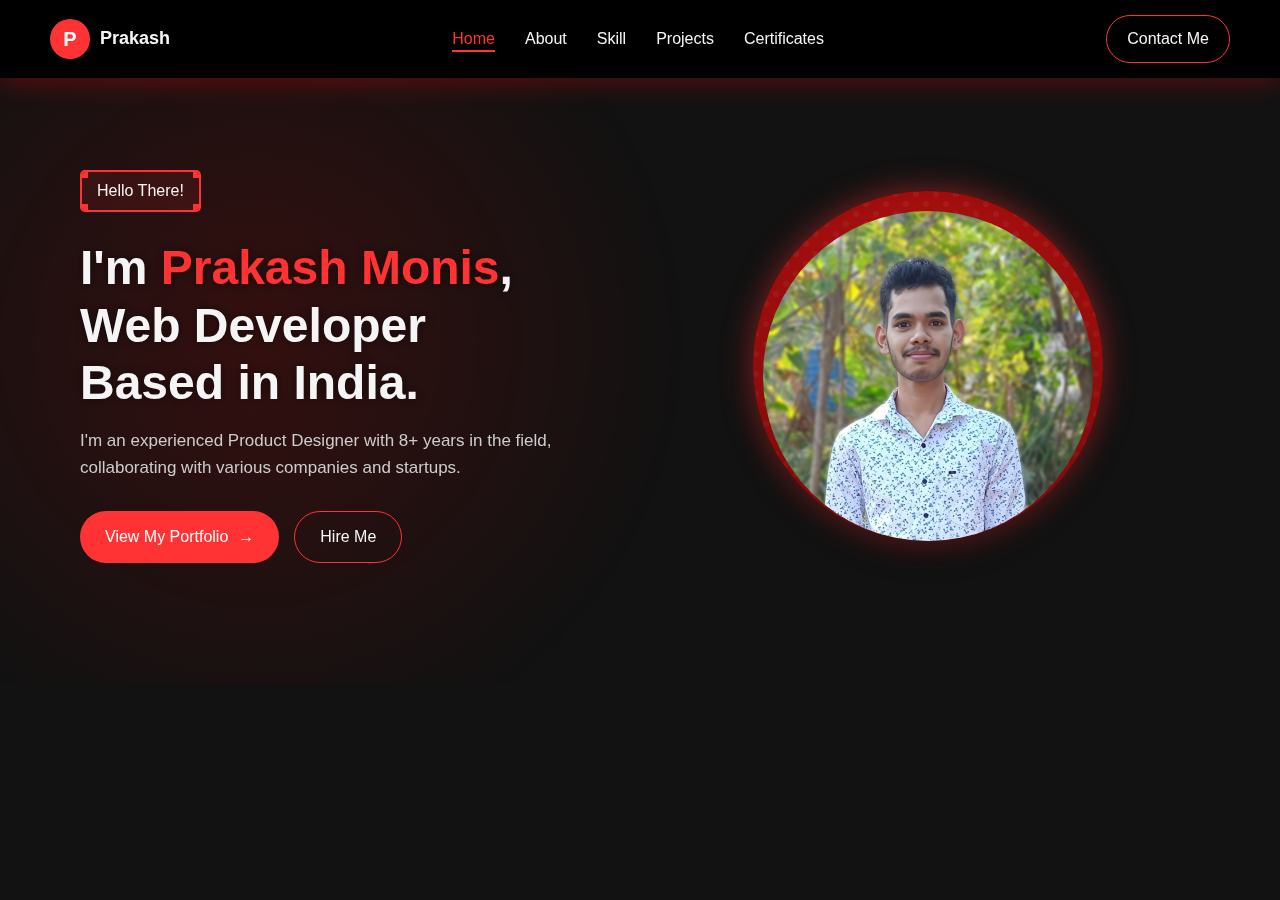
<file: Portfolio-master/index.html>
<!DOCTYPE html>
<html lang="en">

<head>
    <meta charset="UTF-8">
    <meta name="viewport" content="width=device-width, initial-scale=1.0">
    <title>Personal Portfolio</title>
    <link rel="stylesheet" href="index.css">
    <link rel="stylesheet" href="style.css">

</head>

<body>
    <!-- Particles Background -->
    <div class="particles" id="particles-js"></div>

    <!-- Header and Navigation -->
    <header>
        <div class="logo">
            <div class="logo-circle">P</div>
            <div class="logo-text">Prakash</div>
        </div>

        <nav>
            <ul>
                <li><a href="#" class="active">Home</a></li>
                <li><a href="about.html">About</a></li>
                <li><a href="skill.html">Skill</a></li>
                <li><a href="project.html">Projects</a></li>
                <li><a href="certificates.html">Certificates</a></li>

            </ul>
        </nav>

        <a href="contact.html" class="contact-btn">Contact Me</a>
    </header>

    <!-- Hero Section -->
    <section class="hero">
        <div class="hero-content">
            <div class="hello-badge">
                <span>Hello There!</span>
            </div>

            <h1>I'm <span class="name-highlight">Prakash Monis</span>, <br>Web Developer<br>Based in India.</h1>

            <p>I'm an experienced Product Designer with 8+ years in the field, collaborating with various companies and
                startups.</p>

            <div class="cta-buttons">
                <a href="#" class="portfolio-btn">
                    View My Portfolio
                    <span class="arrow-icon">→</span>
                </a>

                <a href="#" class="hire-btn">Hire Me</a>
            </div>
        </div>

        <div class="hero-image-container">
            <div class="circle-bg"></div>
            <img src="prakash.png" alt="Profile Image" class="profile-img">

            <div class="badge ux-badge">Web Developer</div>
            <div class="badge product-badge">Product Designer</div>

            <!-- <div class="circular-badge">
                <span>HIRE ME FOR YOUR PROJECT</span>
            </div> -->
        </div>
    </section>
    <!-- <script src="index.js"></script> -->

</body>

</html>
</file>
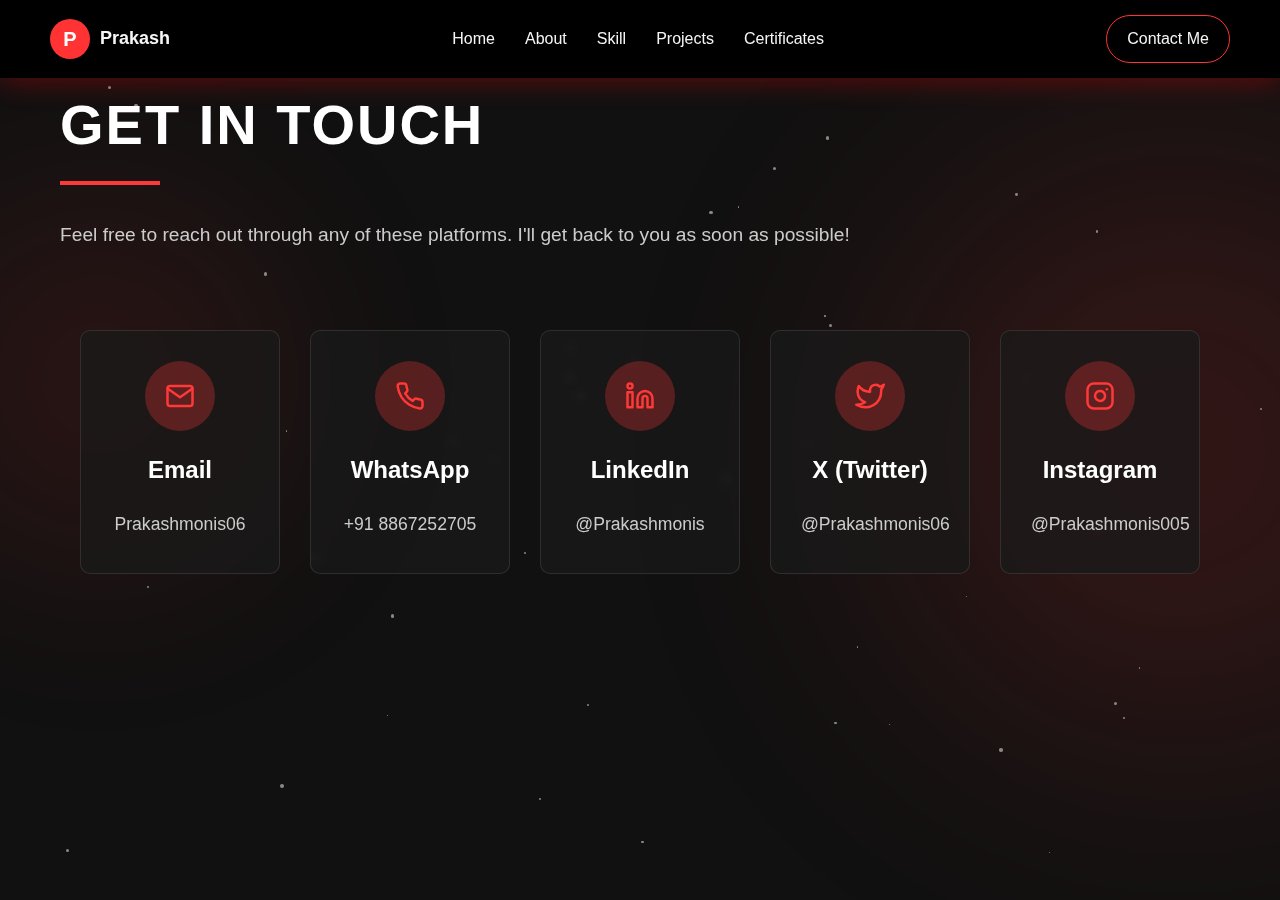
<file: Portfolio-master/contact.html>
<!DOCTYPE html>
<html lang="en">

<head>
    <meta charset="UTF-8">
    <meta name="viewport" content="width=device-width, initial-scale=1.0">
    <title>Contact Me - Prakash</title>
    <link rel="stylesheet" href="style.css">
    <link rel="stylesheet" href="contact.css">
</head>

<body>
    <!-- Navigation Bar -->
    <header>
        <div class="logo">
            <div class="logo-circle">P</div>
            <div class="logo-text">Prakash</div>
        </div>

        <nav>
            <ul>
                <li><a href="index.html">Home</a></li>
                <li><a href="about.html">About</a></li>
                <li><a href="skill.html">Skill</a></li>
                <li><a href="project.html">Projects</a></li>
                <li><a href="certificates.html">Certificates</a></li>

            </ul>
        </nav>

        <a href="#" class="contact-btn" class="active">Contact Me</a>
    </header>

    <!-- Contact Section -->
    <div class="contact-container">
        <h2 class="section-title">Get In Touch</h2>
        <p class="sub-title">Feel free to reach out through any of these platforms. I'll get back to you as soon as
            possible!</p>

        <div class="contact-grid">
            <div class="contact-card">
                <div class="icon-container">
                    <svg xmlns="http://www.w3.org/2000/svg" width="30" height="30" viewBox="0 0 24 24" fill="none"
                        stroke="currentColor" stroke-width="2" stroke-linecap="round" stroke-linejoin="round">
                        <path d="M4 4h16c1.1 0 2 .9 2 2v12c0 1.1-.9 2-2 2H4c-1.1 0-2-.9-2-2V6c0-1.1.9-2 2-2z"></path>
                        <polyline points="22,6 12,13 2,6"></polyline>
                    </svg>
                </div>
                <div class="contact-details">
                    <h3>Email</h3>
                    <a href="mailto:Prakashmonis06@gmail.com">Prakashmonis06</a>
                </div>
            </div>

            <div class="contact-card">
                <div class="icon-container">
                    <svg xmlns="http://www.w3.org/2000/svg" width="30" height="30" viewBox="0 0 24 24" fill="none"
                        stroke="currentColor" stroke-width="2" stroke-linecap="round" stroke-linejoin="round">
                        <path
                            d="M22 16.92v3a2 2 0 0 1-2.18 2 19.79 19.79 0 0 1-8.63-3.07 19.5 19.5 0 0 1-6-6 19.79 19.79 0 0 1-3.07-8.67A2 2 0 0 1 4.11 2h3a2 2 0 0 1 2 1.72 12.84 12.84 0 0 0 .7 2.81 2 2 0 0 1-.45 2.11L8.09 9.91a16 16 0 0 0 6 6l1.27-1.27a2 2 0 0 1 2.11-.45 12.84 12.84 0 0 0 2.81.7A2 2 0 0 1 22 16.92z">
                        </path>
                    </svg>
                </div>
                <div class="contact-details">
                    <h3>WhatsApp</h3>
                    <a href="https://wa.me/8867252705" target="_blank">+91 8867252705</a>
                </div>
            </div>

            <div class="contact-card">
                <div class="icon-container">
                    <svg xmlns="http://www.w3.org/2000/svg" width="30" height="30" viewBox="0 0 24 24" fill="none"
                        stroke="currentColor" stroke-width="2" stroke-linecap="round" stroke-linejoin="round">
                        <path d="M16 8a6 6 0 0 1 6 6v7h-4v-7a2 2 0 0 0-2-2 2 2 0 0 0-2 2v7h-4v-7a6 6 0 0 1 6-6z"></path>
                        <rect x="2" y="9" width="4" height="12"></rect>
                        <circle cx="4" cy="4" r="2"></circle>
                    </svg>
                </div>
                <div class="contact-details">
                    <h3>LinkedIn</h3>
                    <a href="https://www.linkedin.com/in/prakash-monis-a782bb289?utm_source=share&utm_campaign=share_via&utm_content=profile&utm_medium=android_app"
                        target="_blank">@Prakashmonis</a>
                </div>
            </div>

            <div class="contact-card">
                <div class="icon-container">
                    <svg xmlns="http://www.w3.org/2000/svg" width="30" height="30" viewBox="0 0 24 24" fill="none"
                        stroke="currentColor" stroke-width="2" stroke-linecap="round" stroke-linejoin="round">
                        <path
                            d="M23 3a10.9 10.9 0 0 1-3.14 1.53 4.48 4.48 0 0 0-7.86 3v1A10.66 10.66 0 0 1 3 4s-4 9 5 13a11.64 11.64 0 0 1-7 2c9 5 20 0 20-11.5a4.5 4.5 0 0 0-.08-.83A7.72 7.72 0 0 0 23 3z">
                        </path>
                    </svg>
                </div>
                <div class="contact-details">
                    <h3>X (Twitter)</h3>
                    <a href="https://x.com/prakashmonis06" target="_blank">@Prakashmonis06</a>
                </div>
            </div>

            <div class="contact-card">
                <div class="icon-container">
                    <svg xmlns="http://www.w3.org/2000/svg" width="30" height="30" viewBox="0 0 24 24" fill="none"
                        stroke="currentColor" stroke-width="2" stroke-linecap="round" stroke-linejoin="round">
                        <rect x="2" y="2" width="20" height="20" rx="5" ry="5"></rect>
                        <path d="M16 11.37A4 4 0 1 1 12.63 8 4 4 0 0 1 16 11.37z"></path>
                        <line x1="17.5" y1="6.5" x2="17.51" y2="6.5"></line>
                    </svg>
                </div>
                <div class="contact-details">
                    <h3>Instagram</h3>
                    <a href="https://instagram.com/Prakashmonis005" target="_blank">@Prakashmonis005</a>
                </div>
            </div>
        </div>
    </div>

    <!-- Red Circle Background -->
    <div class="red-circle"></div>
    <div class="red-circle-2"></div>

    <!-- Particles Background -->
    <div class="particles" id="particles"></div>

    <script src="contact.js"> </script>
</body>

</html>
</file>
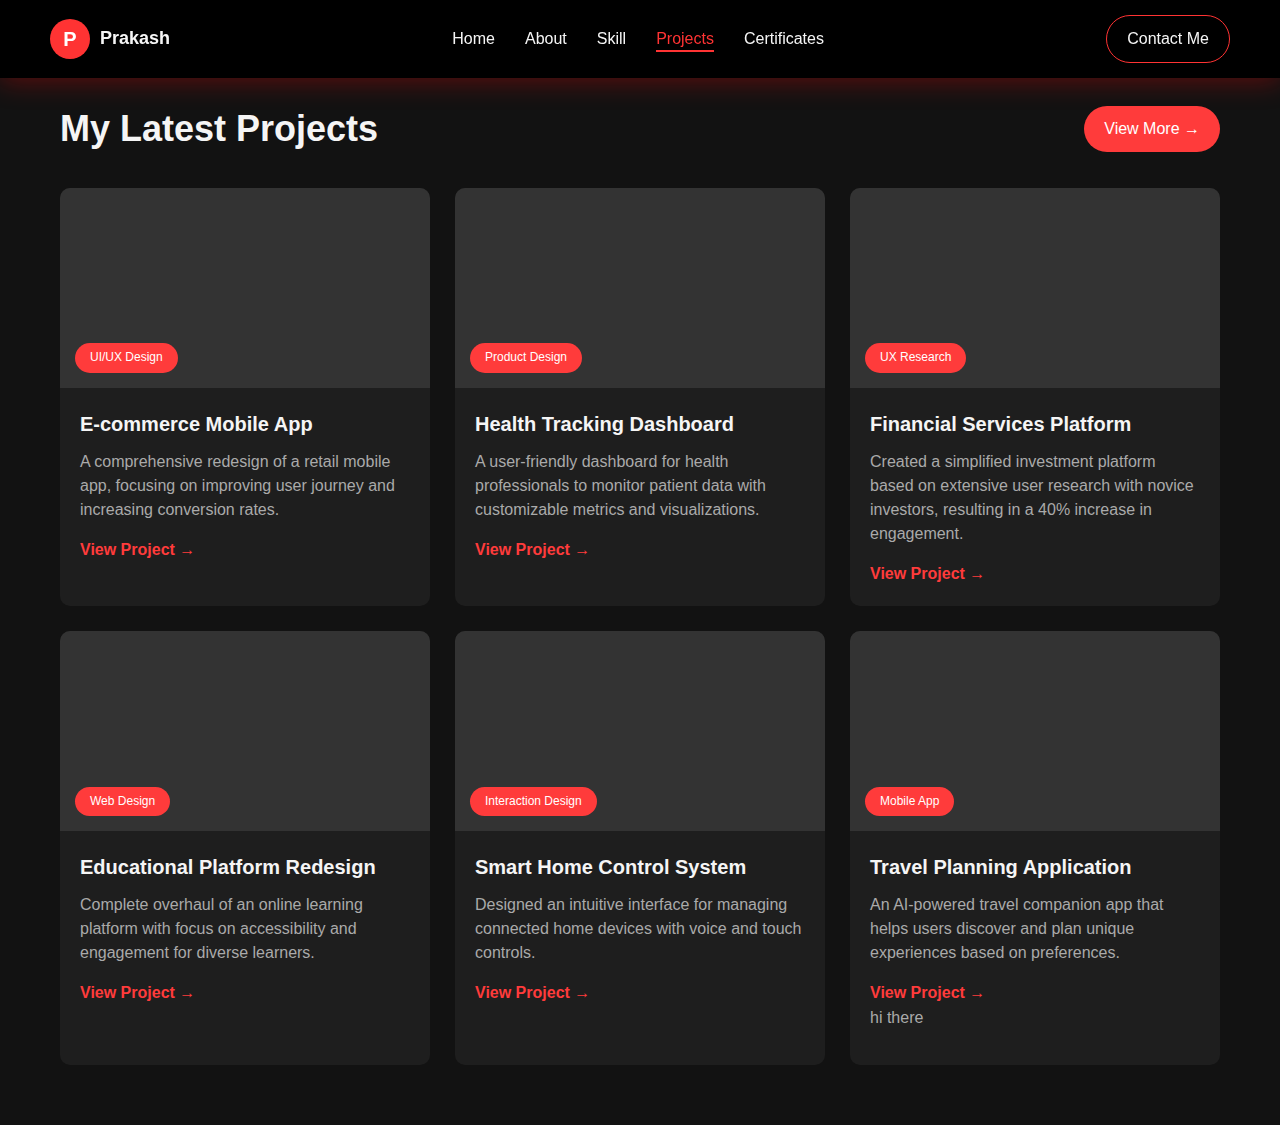
<file: Portfolio-master/project.html>
<!DOCTYPE html>
<html lang="en">

<head>
    <meta charset="UTF-8">
    <meta name="viewport" content="width=device-width, initial-scale=1.0">
    <title>Olivia Smith - Projects</title>
    <link rel="stylesheet" href="style.css">
    <link rel="stylesheet" href="project.css">

    <style>

    </style>
</head>

<body>
    <header>
        <div class="logo">
            <div class="logo-circle">P</div>
            <div class="logo-text">Prakash</div>
        </div>

        <nav>
            <ul>
                <li><a href="index.html">Home</a></li>
                <li><a href="about.html">About</a></li>
                <li><a href="skill.html">Skill</a></li>
                <li><a href="#" class="active">Projects</a></li>
                <li><a href="certificates.html">Certificates</a></li>

            </ul>
        </nav>

        <a href="contact.html" class="contact-btn">Contact Me</a>
    </header>

    <div class="container">

        <div class="projects-header">
            <h1>My Latest Projects</h1>
            <a href="#" class="view-more">View More →</a>
        </div>

        <div class="projects-grid">
            <!-- Project 1 -->
            <div class="project-card">
                <div class="project-image">
                    <div class="project-tag">UI/UX Design</div>
                </div>
                <div class="project-details">
                    <h3>E-commerce Mobile App</h3>
                    <p>A comprehensive redesign of a retail mobile app, focusing on improving user journey and
                        increasing conversion rates.</p>
                    <a href="#" class="project-link">View Project →</a>
                </div>
            </div>

            <!-- Project 2 -->
            <div class="project-card">
                <div class="project-image">
                    <div class="project-tag">Product Design</div>
                </div>
                <div class="project-details">
                    <h3>Health Tracking Dashboard</h3>
                    <p>A user-friendly dashboard for health professionals to monitor patient data with customizable
                        metrics and visualizations.</p>
                    <a href="#" class="project-link">View Project →</a>
                </div>
            </div>

            <!-- Project 3 -->
            <div class="project-card">
                <div class="project-image">
                    <div class="project-tag">UX Research</div>
                </div>
                <div class="project-details">
                    <h3>Financial Services Platform</h3>
                    <p>Created a simplified investment platform based on extensive user research with novice investors,
                        resulting in a 40% increase in engagement.</p>
                    <a href="#" class="project-link">View Project →</a>
                </div>
            </div>

            <!-- Project 4 -->
            <div class="project-card">
                <div class="project-image">
                    <div class="project-tag">Web Design</div>
                </div>
                <div class="project-details">
                    <h3>Educational Platform Redesign</h3>
                    <p>Complete overhaul of an online learning platform with focus on accessibility and engagement for
                        diverse learners.</p>
                    <a href="#" class="project-link">View Project →</a>
                </div>
            </div>

            <!-- Project 5 -->
            <div class="project-card">
                <div class="project-image">
                    <div class="project-tag">Interaction Design</div>
                </div>
                <div class="project-details">
                    <h3>Smart Home Control System</h3>
                    <p>Designed an intuitive interface for managing connected home devices with voice and touch
                        controls.</p>
                    <a href="#" class="project-link">View Project →</a>
                </div>
            </div>

            <!-- Project 6 -->
            <div class="project-card">
                <div class="project-image">
                    <div class="project-tag">Mobile App</div>
                </div>
                <div class="project-details">
                    <h3>Travel Planning Application</h3>
                    <p>An AI-powered travel companion app that helps users discover and plan unique experiences based on
                        preferences.</p>
                    <a href="#" class="project-link">View Project →</a>

                    <p>hi there</p>
                </div>
            </div>
        </div>
    </div>
</body>

</html>
</file>
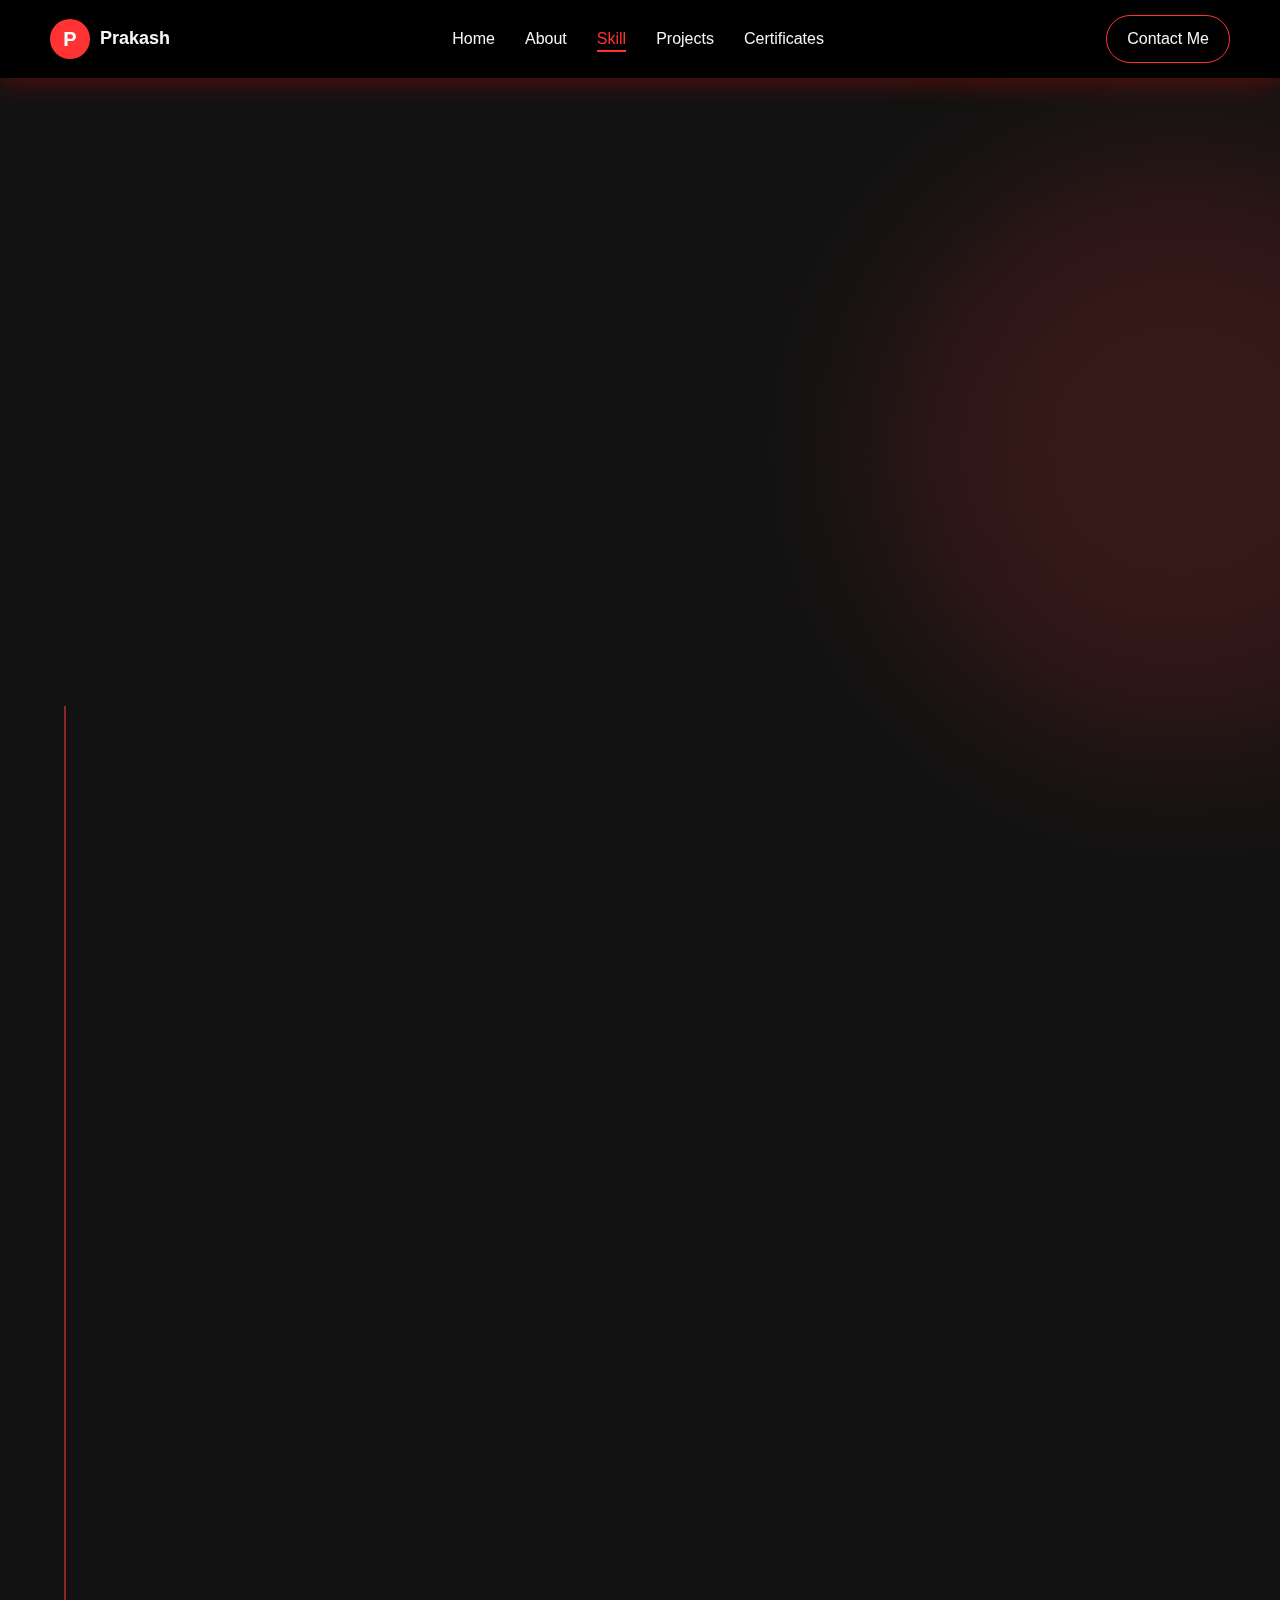
<file: Portfolio-master/skill.html>
<!DOCTYPE html>
<html lang="en">

<head>
    <meta charset="UTF-8">
    <meta name="viewport" content="width=device-width, initial-scale=1.0">
    <title>Olivia Smith - Skills & Experience</title>
    <link rel="stylesheet" href="skill.css">
    <link rel="stylesheet" href="style.css">


</head>

<body>

    <header>
        <div class="logo">
            <div class="logo-circle">P</div>
            <div class="logo-text">Prakash</div>
        </div>

        <nav>
            <ul>
                <li><a href="index.html">Home</a></li>
                <li><a href="about.html">About</a></li>
                <li><a href="#" class="active">Skill</a></li>
                <li><a href="project.html">Projects</a></li>
                <li><a href="certificates.html">Certificates</a></li>

            </ul>
        </nav>

        <a href="contact.html" class="contact-btn">Contact Me</a>
    </header>
    <div class="comp">

        <!-- Background Circle -->
        <div class="background-circle"></div>

        <!-- Header -->


        <!-- Main Content -->
        <main>
            <!-- Skills Section -->
            <section id="skills">
                <h2 class="section-title animate">My <span>Skills</span></h2>

                <div class="skills-container">


                    <div class="skill-category animate">
                        <h3>Tools</h3>
                        <ul class="skill-list">
                            <li class="skill-item">
                                <div class="skill-name">
                                    <span>Figma</span>
                                    <span>98%</span>
                                </div>
                                <div class="skill-progress">
                                    <div class="progress-bar" data-width="98"></div>
                                </div>
                            </li>
                            <li class="skill-item">
                                <div class="skill-name">
                                    <span>Adobe XD</span>
                                    <span>92%</span>
                                </div>
                                <div class="skill-progress">
                                    <div class="progress-bar" data-width="92"></div>
                                </div>
                            </li>
                            <li class="skill-item">
                                <div class="skill-name">
                                    <span>Sketch</span>
                                    <span>88%</span>
                                </div>
                                <div class="skill-progress">
                                    <div class="progress-bar" data-width="88"></div>
                                </div>
                            </li>
                        </ul>
                    </div>

                    <div class="skill-category animate">
                        <h3>Development</h3>
                        <ul class="skill-list">
                            <li class="skill-item">
                                <div class="skill-name">
                                    <span>HTML/CSS</span>
                                    <span>85%</span>
                                </div>
                                <div class="skill-progress">
                                    <div class="progress-bar" data-width="85"></div>
                                </div>
                            </li>
                            <li class="skill-item">
                                <div class="skill-name">
                                    <span>JavaScript</span>
                                    <span>75%</span>
                                </div>
                                <div class="skill-progress">
                                    <div class="progress-bar" data-width="75"></div>
                                </div>
                            </li>
                            <li class="skill-item">
                                <div class="skill-name">
                                    <span>React</span>
                                    <span>70%</span>
                                </div>
                                <div class="skill-progress">
                                    <div class="progress-bar" data-width="70"></div>
                                </div>
                            </li>
                        </ul>
                    </div>

                    <div class="skill-category animate">
                        <h3>Soft Skills</h3>
                        <ul class="skill-list">
                            <li class="skill-item">
                                <div class="skill-name">
                                    <span>Communication</span>
                                    <span>95%</span>
                                </div>
                                <div class="skill-progress">
                                    <div class="progress-bar" data-width="95"></div>
                                </div>
                            </li>
                            <li class="skill-item">
                                <div class="skill-name">
                                    <span>Teamwork</span>
                                    <span>90%</span>
                                </div>
                                <div class="skill-progress">
                                    <div class="progress-bar" data-width="90"></div>
                                </div>
                            </li>
                            <li class="skill-item">
                                <div class="skill-name">
                                    <span>Problem Solving</span>
                                    <span>92%</span>
                                </div>
                                <div class="skill-progress">
                                    <div class="progress-bar" data-width="92"></div>
                                </div>
                            </li>
                        </ul>
                    </div>
                </div>
            </section>

            <!-- Experience Section -->
            <section id="experience">
                <h2 class="section-title animate">Work <span>Experience</span></h2>

                <div class="experience-container">
                    <div class="timeline"></div>

                    <div class="experience-item animate">
                        <div class="date">2022 - Present</div>
                        <h3>Senior Product Designer</h3>
                        <div class="company">TechInnovate Solutions</div>
                        <p>Leading product design initiatives for enterprise SaaS solutions, collaborating with
                            cross-functional teams to deliver exceptional user experiences.</p>
                        <ul>
                            <li>Redesigned the main dashboard increasing user engagement by 45%</li>
                            <li>Led a team of 3 junior designers and established design system</li>
                            <li>Implemented user research methodologies that reduced development rework by 30%</li>
                        </ul>
                    </div>

                    <div class="experience-item animate">
                        <div class="date">2019 - 2022</div>
                        <h3>Product Designer</h3>
                        <div class="company">DigitalCraft Studios</div>
                        <p>Designed intuitive user interfaces for mobile and web applications across various industries
                            including fintech, healthcare, and e-commerce.</p>
                        <ul>
                            <li>Improved conversion rates by 28% through optimized checkout flow designs</li>
                            <li>Created responsive design systems for 12+ client projects</li>
                            <li>Conducted usability testing sessions with over 200 participants</li>
                        </ul>
                    </div>

                    <div class="experience-item animate">
                        <div class="date">2017 - 2019</div>
                        <h3>UI/UX Designer</h3>
                        <div class="company">CreativeWave Agency</div>
                        <p>Developed user-centered designs for startups and established brands, focusing on creating
                            memorable digital experiences.</p>
                        <ul>
                            <li>Designed and prototyped UI for an award-winning fitness application</li>
                            <li>Collaborated with developers to ensure pixel-perfect implementation</li>
                            <li>Established design guidelines that improved team efficiency by 25%</li>
                        </ul>
                    </div>
                </div>
            </section>
        </main>
        <script src="skill.js"></script>
    </div>
</body>

</html>
</file>
<file: Portfolio-master/index.css>
/* Custom Scrollbar */
::-webkit-scrollbar {
    width: 8px;
}

::-webkit-scrollbar-track {
    background: #121212;
}

::-webkit-scrollbar-thumb {
    background: #ff3333;
    border-radius: 4px;
}

/* Hero Section */
.hero {
    padding: 170px 80px 120px;
    display: flex;
    justify-content: space-between;
    align-items: center;
    gap: 30px;
    max-width: 1400px;
    margin: 0 auto;
    position: relative;
}

.hero::before {
    content: '';
    position: absolute;
    top: 0;
    left: 0;
    width: 100%;
    height: 100%;
    background: radial-gradient(circle at 20% 50%, rgba(255, 0, 0, 0.15), transparent 40%);
    pointer-events: none;
}

.hero-content {
    flex: 1;
    max-width: 600px;
    position: relative;
    z-index: 2;
}

.hello-badge {
    display: inline-block;
    padding: 6px 15px;
    background-color: rgba(255, 51, 51, 0.1);
    border: 2px solid #ff3333;
    border-radius: 5px;
    margin-bottom: 20px;
    position: relative;
    overflow: hidden;
    animation: pulse 2s infinite;
}

@keyframes pulse {
    0% {
        box-shadow: 0 0 0 0 rgba(255, 51, 51, 0.4);
    }

    70% {
        box-shadow: 0 0 0 10px rgba(255, 51, 51, 0);
    }

    100% {
        box-shadow: 0 0 0 0 rgba(255, 51, 51, 0);
    }
}

.hello-badge::before,
.hello-badge::after,
.hello-badge span::before,
.hello-badge span::after {
    content: '';
    position: absolute;
    width: 8px;
    height: 8px;
    background-color: #ff3333;
    transition: all 0.3s ease;
}

.hello-badge::before {
    left: -2px;
    top: -2px;
}

.hello-badge::after {
    right: -2px;
    top: -2px;
}

.hello-badge span::before {
    left: -2px;
    bottom: -2px;
}

.hello-badge span::after {
    right: -2px;
    bottom: -2px;
}

.hello-badge:hover::before,
.hello-badge:hover::after,
.hello-badge:hover span::before,
.hello-badge:hover span::after {
    width: 12px;
    height: 12px;
    background-color: #ff5555;
}

.hero h1 {
    font-size: 48px;
    line-height: 1.2;
    margin-bottom: 15px;
    text-shadow: 0 0 10px rgba(0, 0, 0, 0.5);
    animation: fadeInUp 1s ease-out;
}

@keyframes fadeInUp {
    from {
        opacity: 0;
        transform: translateY(30px);
    }

    to {
        opacity: 1;
        transform: translateY(0);
    }
}

.name-highlight {
    color: #ff3333;
    position: relative;
    transition: all 0.3s ease;
}

.name-highlight:hover {
    text-shadow: 0 0 10px rgba(255, 51, 51, 0.7);
}

.hero p {
    color: #cccccc;
    margin-bottom: 30px;
    font-size: 17px;
    animation: fadeIn 1.5s ease-out;
}

@keyframes fadeIn {
    from {
        opacity: 0;
    }

    to {
        opacity: 1;
    }
}

.cta-buttons {
    display: flex;
    gap: 15px;
    margin-top: 30px;
    animation: fadeIn 2s ease-out;
}

.portfolio-btn {
    background-color: #ff3333;
    color: white;
    padding: 12px 25px;
    border-radius: 30px;
    text-decoration: none;
    font-weight: 500;
    display: flex;
    align-items: center;
    gap: 10px;
    position: relative;
    overflow: hidden;
    z-index: 1;
    transition: all 0.4s ease;
}

.portfolio-btn::before {
    content: '';
    position: absolute;
    top: 0;
    left: -100%;
    width: 100%;
    height: 100%;
    background: linear-gradient(90deg, transparent, rgba(255, 255, 255, 0.2), transparent);
    transition: left 0.7s ease;
    z-index: -1;
}

.portfolio-btn:hover {
    box-shadow: 0 0 20px rgba(255, 51, 51, 0.5);
    transform: translateY(-3px);
}

.portfolio-btn:hover::before {
    left: 100%;
}

.hire-btn {
    background-color: transparent;
    color: #f5f5f5;
    border: 1px solid #ff3333;
    padding: 12px 25px;
    border-radius: 30px;
    text-decoration: none;
    font-weight: 500;
    position: relative;
    overflow: hidden;
    z-index: 1;
    transition: all 0.4s ease;
}

.hire-btn::before {
    content: '';
    position: absolute;
    top: 0;
    left: 0;
    width: 0;
    height: 100%;
    background-color: #ff3333;
    z-index: -1;
    transition: width 0.3s ease;
}

.hire-btn:hover {
    color: white;
    box-shadow: 0 0 15px rgba(255, 51, 51, 0.5);
    transform: translateY(-3px);
}

.hire-btn:hover::before {
    width: 100%;
}

/* Hero Image */
.hero-image-container {
    flex: 1;
    position: relative;
    display: flex;
    justify-content: center;
    animation: floatUpDown 4s ease-in-out infinite;
}

@keyframes floatUpDown {

    0%,
    100% {
        transform: translateY(0);
    }

    50% {
        transform: translateY(-15px);
    }
}

.circle-bg {
    width: 350px;
    height: 350px;
    background: radial-gradient(circle, #ff3333, #990000);
    border-radius: 50%;
    position: relative;
    overflow: hidden;
    box-shadow: 0 0 30px rgba(255, 51, 51, 0.5);
}

.circle-bg::before {
    content: '';
    position: absolute;
    width: 150%;
    height: 150%;
    background: radial-gradient(circle, transparent 30%, rgba(0, 0, 0, 0.3) 70%);
    top: -25%;
    left: -25%;
}

.circle-bg::after {
    content: '';
    position: absolute;
    width: 100%;
    height: 100%;
    background: url("data:image/svg+xml,%3Csvg width='20' height='20' viewBox='0 0 20 20' xmlns='http://www.w3.org/2000/svg'%3E%3Cg fill='%23ffffff' fill-opacity='0.05' fill-rule='evenodd'%3E%3Ccircle cx='3' cy='3' r='3'/%3E%3Ccircle cx='13' cy='13' r='3'/%3E%3C/g%3E%3C/svg%3E");
}

.profile-img {
    position: absolute;
    bottom: 0;
    max-height: 450px;
    z-index: 2;
    filter: drop-shadow(0 10px 15px rgba(0, 0, 0, 0.3));
    transition: all 0.5s ease;
}

.hero-image-container:hover .profile-img {
    transform: scale(1.02);
}

.badge {
    position: absolute;
    border-radius: 30px;
    padding: 10px 15px;
    font-size: 14px;
    font-weight: 500;
    box-shadow: 0 5px 20px rgba(0, 0, 0, 0.2);
    z-index: 3;
    transition: all 0.4s ease;
    animation: fadeInDelayed 2s forwards;
    opacity: 0;
}

@keyframes fadeInDelayed {
    0% {
        opacity: 0;
        transform: translateY(20px);
    }

    100% {
        opacity: 1;
        transform: translateY(0);
    }
}

.badge.ux-badge {
    top: 20%;
    right: 5%;
    background-color: #ff3333;
    color: white;
    animation-delay: 0.3s;
}

.badge.ux-badge:hover {
    transform: translateX(-5px) translateY(-5px);
    box-shadow: 0 10px 25px rgba(255, 51, 51, 0.4);
}

.badge.product-badge {
    bottom: 25%;
    left: 0;
    background-color: #222;
    color: #ff3333;
    border: 1px solid #ff3333;
    animation-delay: 0.6s;
}

.badge.product-badge:hover {
    transform: translateX(5px) translateY(-5px);
    box-shadow: 0 10px 25px rgba(255, 51, 51, 0.4);
    background-color: #ff3333;
    color: white;
}

.circular-badge {
    position: absolute;
    top: 15%;
    right: 15%;
    width: 80px;
    height: 80px;
    background-color: #222;
    border: 2px solid #ff3333;
    border-radius: 50%;
    display: flex;
    align-items: center;
    justify-content: center;
    color: white;
    font-size: 12px;
    font-weight: 500;
    text-align: center;
    line-height: 1.2;
    box-shadow: 0 5px 20px rgba(0, 0, 0, 0.3);
    z-index: 3;
    transition: all 0.5s ease;
    animation: rotate 20s linear infinite, fadeInDelayed 1s forwards;
    opacity: 0;
    animation-delay: 0.9s;
}

@keyframes rotate {
    0% {
        transform: rotate(0deg);
    }

    100% {
        transform: rotate(360deg);
    }
}

.circular-badge:hover {
    transform: scale(1.1);
    box-shadow: 0 0 25px rgba(255, 51, 51, 0.5);
    animation-play-state: paused;
}

.circular-badge span {
    display: block;
    width: 70%;
    transform: rotate(0deg);
    transition: transform 0.5s ease;
}

.circular-badge:hover span {
    transform: rotate(-360deg);
    color: #ff3333;
}

/* Arrow Animation */
.arrow-icon {
    display: inline-block;
    transition: transform 0.3s;
}

.portfolio-btn:hover .arrow-icon {
    animation: bounceX 1s infinite;
}

@keyframes bounceX {

    0%,
    100% {
        transform: translateX(0);
    }

    50% {
        transform: translateX(5px);
    }
}

/* Particles Background */
.particles {
    position: fixed;
    top: 0;
    left: 0;
    width: 100%;
    height: 100%;
    z-index: -1;
    pointer-events: none;
}

/* Responsive Design */
@media (max-width: 1024px) {
    .hero {
        padding: 130px 40px 80px;
    }

    .hero h1 {
        font-size: 38px;
    }

    .circle-bg {
        width: 300px;
        height: 300px;
    }

    .profile-img {
        max-height: 400px;
    }
}

@media (max-width: 768px) {
    header {
        padding: 15px 30px;
    }

    nav ul {
        gap: 15px;
    }

    .hero {
        flex-direction: column;
        padding: 120px 30px 60px;
        text-align: center;
    }

    .hero-content {
        order: 2;
    }

    .hero-image-container {
        order: 1;
        margin-bottom: 40px;
    }

    .cta-buttons {
        justify-content: center;
    }

    .hello-badge {
        margin: 0 auto 20px;
    }
}

@media (max-width: 480px) {
    nav {
        display: none;
    }

    .hero h1 {
        font-size: 32px;
    }

    .circle-bg {
        width: 250px;
        height: 250px;
    }

    .profile-img {
        max-height: 320px;
    }

    .cta-buttons {
        flex-direction: column;
        gap: 15px;
    }
}

.profile-img{
    border-radius: 50%;
    width: 330px;
    height: 330px;
}
</file>
<file: Portfolio-master/style.css>
* {
    margin: 0;
    padding: 0;
    box-sizing: border-box;
    font-family: 'Segoe UI', Tahoma, Geneva, Verdana, sans-serif;
}

body {
    background-color: #121212;
    color: #f5f5f5;
    line-height: 1.6;
    overflow-x: hidden;
}


/* Header & Navigation */
header {
    background-color: #000;
    /* backdrop-filter: blur(10px); */
    box-shadow: 0 2px 20px rgba(255, 0, 0, 0.2);
    padding: 15px 50px;
    position: fixed;
    width: 100%;
    top: 0;
    z-index: 1000;
    display: flex;
    justify-content: space-between;
    align-items: center;
    transition: all 0.4s ease;
}

header:hover {
    box-shadow: 0 4px 25px rgba(255, 0, 0, 0.3);
}

.logo {
    display: flex;
    align-items: center;
    gap: 10px;
    position: relative;
}

.logo-circle {
    width: 40px;
    height: 40px;
    background-color: #ff3333;
    border-radius: 50%;
    display: flex;
    align-items: center;
    justify-content: center;
    color: white;
    font-weight: bold;
    font-size: 20px;
    position: relative;
    overflow: hidden;
    transition: all 0.5s ease;
}

.logo-circle::before {
    content: '';
    position: absolute;
    width: 100%;
    height: 100%;
    background: linear-gradient(45deg, transparent 25%, rgba(255, 255, 255, 0.3) 50%, transparent 75%);
    top: -100%;
    left: -100%;
    animation: shine 3s infinite;
}

@keyframes shine {
    0% {
        top: -100%;
        left: -100%;
    }

    20% {
        top: 100%;
        left: 100%;
    }

    100% {
        top: 100%;
        left: 100%;
    }
}

.logo:hover .logo-circle {
    transform: rotate(360deg);
    box-shadow: 0 0 15px #ff3333;
}

.logo-text {
    font-size: 18px;
    font-weight: bold;
    color: #f5f5f5;
    transition: all 0.3s ease;
}

.logo:hover .logo-text {
    color: #ff3333;
    text-shadow: 0 0 5px rgba(255, 51, 51, 0.5);
}

nav ul {
    display: flex;
    list-style: none;
    gap: 30px;
}

nav a {
    text-decoration: none;
    color: #f5f5f5;
    font-size: 16px;
    position: relative;
    padding: 5px 0;
    transition: all 0.3s ease;
}

nav a::after {
    content: '';
    position: absolute;
    width: 0;
    height: 2px;
    background-color: #ff3333;
    bottom: 0;
    left: 0;
    transition: width 0.3s ease;
}

nav a:hover {
    color: #ff3333;
}

nav a:hover::after,
nav a.active::after {
    width: 100%;
}

nav a.active {
    color: #ff3333;
}

.contact-btn {
    background-color: transparent;
    color: #f5f5f5;
    border: 1px solid #ff3333;
    padding: 10px 20px;
    border-radius: 30px;
    text-decoration: none;
    font-weight: 500;
    position: relative;
    overflow: hidden;
    z-index: 1;
    transition: all 0.3s ease;
}

.contact-btn::before {
    content: '';
    position: absolute;
    top: 0;
    left: 0;
    width: 0;
    height: 100%;
    background-color: #ff3333;
    z-index: -1;
    transition: width 0.3s ease;
}

.contact-btn:hover {
    color: white;
    box-shadow: 0 0 15px rgba(255, 51, 51, 0.5);
}

.contact-btn:hover::before {
    width: 100%;
}
</file>
<file: Portfolio-master/contact.css>
/* Global Styles */
 * {
     margin: 0;
     padding: 0;
     box-sizing: border-box;
     font-family: 'Arial', sans-serif;
 }

 body {
     background-color: #111;
     color: #fff;
     overflow-x: hidden;
 }

 /* Contact Section */
 .contact-container {
     max-width: 1200px;
     margin: 80px auto;
     padding: 0 20px;
 }

 .section-title {
     font-size: 3.5rem;
     margin-bottom: 50px;
     position: relative;
     text-transform: uppercase;
     letter-spacing: 2px;
     animation: fadeInUp 1s ease;
 }

 @keyframes fadeInUp {
     from {
         opacity: 0;
         transform: translateY(40px);
     }

     to {
         opacity: 1;
         transform: translateY(0);
     }
 }

 .section-title::after {
     content: '';
     position: absolute;
     width: 100px;
     height: 4px;
     background-color: #ff3838;
     bottom: -15px;
     left: 0;
     animation: expandWidth 1.5s ease;
 }

 @keyframes expandWidth {
     from {
         width: 0;
     }

     to {
         width: 100px;
     }
 }

 .sub-title {
     font-size: 1.2rem;
     color: #ccc;
     margin-bottom: 60px;
     animation: fadeIn 1.5s ease;
 }

 @keyframes fadeIn {
     from {
         opacity: 0;
     }

     to {
         opacity: 1;
     }
 }

 .contact-grid {
     display: grid;
     grid-template-columns: repeat(5, 1fr);
     gap: 30px;
     padding: 20px;
 }

 .contact-card {
     background-color: rgba(25, 25, 25, 0.7);
     border-radius: 10px;
     overflow: hidden;
     padding: 30px;
     transition: transform 0.3s, box-shadow 0.3s;
     position: relative;
     animation: fadeInUp 1s ease forwards;
     opacity: 0;
     backdrop-filter: blur(5px);
     border: 1px solid rgba(255, 255, 255, 0.1);
 }

 .contact-card:nth-child(1) {
     animation-delay: 0.1s;
 }

 .contact-card:nth-child(2) {
     animation-delay: 0.2s;
 }

 .contact-card:nth-child(3) {
     animation-delay: 0.3s;
 }

 .contact-card:nth-child(4) {
     animation-delay: 0.4s;
 }

 .contact-card:nth-child(5) {
     animation-delay: 0.5s;
 }

 .contact-card::before {
     content: '';
     position: absolute;
     top: -10px;
     left: -10px;
     right: -10px;
     bottom: -10px;
     background: linear-gradient(45deg, #ff3838, transparent, #ff3838);
     z-index: -1;
     transform: scale(0.95);
     filter: blur(20px);
     opacity: 0;
     transition: opacity 0.3s, transform 0.3s;
 }

 .contact-card:hover {
     transform: translateY(-10px);
     box-shadow: 0 20px 30px rgba(0, 0, 0, 0.2);
 }

 .contact-card:hover::before {
     opacity: 0.5;
     transform: scale(1);
 }

 .icon-container {
     width: 70px;
     height: 70px;
     background-color: rgba(255, 56, 56, 0.1);
     border-radius: 50%;
     display: flex;
     justify-content: center;
     align-items: center;
     margin: 0 auto 20px;
     position: relative;
     z-index: 1;
     transition: transform 0.3s;
 }

 .icon-container::before {
     content: '';
     position: absolute;
     width: 100%;
     height: 100%;
     border-radius: 50%;
     background-color: rgba(255, 56, 56, 0.2);
     z-index: -1;
     animation: ripple 2s infinite;
 }

 @keyframes ripple {
     0% {
         transform: scale(1);
         opacity: 1;
     }

     100% {
         transform: scale(1.5);
         opacity: 0;
     }
 }

 .contact-card:hover .icon-container {
     transform: rotateY(360deg);
     transition: transform 0.8s;
 }

 .icon-container svg {
     color: #ff3838;
     transition: transform 0.3s;
 }

 .contact-card:hover .icon-container svg {
     transform: scale(1.2);
 }

 .contact-details {
     text-align: center;
 }

 .contact-details h3 {
     font-size: 1.5rem;
     margin-bottom: 15px;
     color: #fff;
 }

 .contact-details a {
     color: #ccc;
     text-decoration: none;
     transition: color 0.3s;
     font-size: 1.1rem;
     display: block;
     position: relative;
     padding: 5px 0;
 }

 .contact-details a::after {
     content: '';
     position: absolute;
     bottom: 0;
     left: 50%;
     transform: translateX(-50%);
     width: 0;
     height: 1px;
     background-color: #ff3838;
     transition: width 0.3s ease;
 }

 .contact-details a:hover {
     color: #ff3838;
 }

 .contact-details a:hover::after {
     width: 80%;
 }

 /* Red Circle Background */
 .red-circle {
     position: fixed;
     width: 600px;
     height: 600px;
     background-color: #ff3838;
     border-radius: 50%;
     filter: blur(150px);
     opacity: 0.15;
     z-index: -1;
     right: -200px;
     top: 50%;
     transform: translateY(-50%);
     animation: floatAnimation 15s infinite alternate ease-in-out;
 }

 .red-circle-2 {
     position: fixed;
     width: 400px;
     height: 400px;
     background-color: #ff3838;
     border-radius: 50%;
     filter: blur(100px);
     opacity: 0.1;
     z-index: -1;
     left: -100px;
     top: 20%;
     animation: floatAnimation 20s infinite alternate-reverse ease-in-out;
 }

 @keyframes floatAnimation {
     0% {
         transform: translate(0, -50%);
     }

     50% {
         transform: translate(-50px, -40%);
     }

     100% {
         transform: translate(50px, -60%);
     }
 }

 /* Particles Background */
 .particles {
     position: fixed;
     top: 0;
     left: 0;
     width: 100%;
     height: 100%;
     z-index: -2;
     overflow: hidden;
 }

 .particle {
     position: absolute;
     width: 3px;
     height: 3px;
     background-color: rgba(255, 255, 255, 0.5);
     border-radius: 50%;
     animation: particleAnimation linear infinite;
 }

 @keyframes particleAnimation {
     0% {
         transform: translateY(0);
         opacity: 0;
     }

     50% {
         opacity: 1;
     }

     100% {
         transform: translateY(-100vh);
         opacity: 0;
     }
 }



 /* Media Queries */
 @media (max-width: 992px) {
     .contact-grid {
         grid-template-columns: repeat(2, 1fr);
     }
 }

 @media (max-width: 768px) {
     .navbar {
         flex-direction: column;
         gap: 20px;
     }

     .nav-links {
         width: 100%;
         justify-content: space-between;
         flex-wrap: wrap;
         gap: 15px;
     }

     .section-title {
         font-size: 2.5rem;
     }

     .red-circle,
     .red-circle-2 {
         width: 300px;
         height: 300px;
     }
 }

 @media (max-width: 576px) {
     .contact-grid {
         grid-template-columns: 1fr;
     }

     .section-title {
         font-size: 2rem;
     }
 }
</file>
<file: Portfolio-master/project.css>
.container {
    max-width: 1200px;

    margin: auto;
    margin-top: 100px;
    padding: 0 20px;
}

/* Projects Section */
.projects-header {
    margin: 50px 0 30px;
    display: flex;
    justify-content: space-between;
    align-items: center;
}

.projects-header h1 {
    font-size: 36px;
    margin: 0;
}

.view-more {
    background-color: #ff3b3b;
    color: white;
    text-decoration: none;
    padding: 10px 20px;
    border-radius: 30px;
    font-size: 16px;
    display: inline-flex;
    align-items: center;
    gap: 8px;
    transition: all 0.3s ease;
}

.view-more:hover {
    background-color: #e62e2e;
    transform: translateY(-2px);
}

.projects-grid {
    display: grid;
    grid-template-columns: repeat(auto-fill, minmax(350px, 1fr));
    gap: 25px;
    margin-bottom: 60px;
}

.project-card {
    background-color: #1e1e1e;
    border-radius: 10px;
    overflow: hidden;
    transition: all 0.3s ease;
}

.project-card:hover {
    transform: translateY(-5px);
    box-shadow: 0 10px 20px rgba(255, 59, 59, 0.2);
}

.project-image {
    height: 200px;
    background-color: #333;
    position: relative;
}

.project-tag {
    position: absolute;
    bottom: 15px;
    left: 15px;
    background-color: #ff3b3b;
    color: white;
    padding: 5px 15px;
    border-radius: 20px;
    font-size: 12px;
}

.project-details {
    padding: 20px;
}

.project-details h3 {
    margin-top: 0;
    margin-bottom: 10px;
    font-size: 20px;
}

.project-details p {
    color: #aaa;
    margin-bottom: 15px;
    line-height: 1.5;
}

.project-link {
    color: #ff3b3b;
    text-decoration: none;
    display: flex;
    align-items: center;
    gap: 5px;
    font-weight: bold;
}

.project-link:hover {
    text-decoration: underline;
}
</file>
<file: Portfolio-master/skill.css>
/* Reset and Base Styles 
        * {
            margin: 0;
            padding: 0;
            box-sizing: border-box;
            font-family: 'Segoe UI', Tahoma, Geneva, Verdana, sans-serif;
        }
        
        body {
            background-color: #111111;
            color: #ffffff;
            line-height: 1.6;
        }
        
         Header Styles 
        header {
            padding: 20px 5%;
            display: flex;
            justify-content: space-between;
            align-items: center;
            border-bottom: 1px solid rgba(255, 255, 255, 0.1);
        }
        
        .logo {
            display: flex;
            align-items: center;
            gap: 10px;
        }
        
        .logo-circle {
            width: 40px;
            height: 40px;
            background-color: #ff3b3b;
            border-radius: 50%;
            display: flex;
            align-items: center;
            justify-content: center;
            font-weight: bold;
            color: white;
        }
        
        .logo-text {
            font-size: 24px;
            font-weight: bold;
        }
        
        nav ul {
            display: flex;
            list-style: none;
            gap: 30px;
        }
        
        nav a {
            text-decoration: none;
            color: #ffffff;
            position: relative;
            padding-bottom: 5px;
        }
        
        nav a.active {
            color: #ff3b3b;
        }
        
        nav a.active::after {
            content: '';
            position: absolute;
            left: 0;
            bottom: -5px;
            width: 100%;
            height: 2px;
            background-color: #ff3b3b;
        }
        
        .contact-btn {
            background-color: transparent;
            color: white;
            border: 1px solid #ff3b3b;
            border-radius: 30px;
            padding: 10px 25px;
            font-size: 16px;
            cursor: pointer;
            transition: all 0.3s ease;
        }
        
        .contact-btn:hover {
            background-color: #ff3b3b;
        }

        */

.comp {
    margin-top: 50px;
}

/* Main Content Styles */
main {
    padding: 50px 5%;
    max-width: 1400px;
    margin: 0 auto;
}

.section-title {
    font-size: 42px;
    margin-bottom: 50px;
    position: relative;
}

.section-title span {
    color: #ff3b3b;
}

.section-title::before {
    content: '';
    position: absolute;
    left: 0;
    bottom: -10px;
    width: 80px;
    height: 4px;
    background-color: #ff3b3b;
}

/* Skills Section */
.skills-container {
    display: grid;
    grid-template-columns: repeat(auto-fill, minmax(300px, 1fr));
    gap: 30px;
    margin-bottom: 80px;
}

.skill-category {
    background-color: rgba(255, 59, 59, 0.05);
    border: 1px solid rgba(255, 59, 59, 0.2);
    border-radius: 10px;
    padding: 30px;
    transition: transform 0.3s ease;
}

.skill-category:hover {
    transform: translateY(-5px);
    box-shadow: 0 10px 20px rgba(255, 59, 59, 0.1);
}

.skill-category h3 {
    font-size: 24px;
    margin-bottom: 20px;
    color: #ff3b3b;
}

.skill-list {
    list-style: none;
}

.skill-item {
    margin-bottom: 15px;
    display: flex;
    flex-direction: column;
    gap: 5px;
}

.skill-name {
    display: flex;
    justify-content: space-between;
}

.skill-progress {
    width: 100%;
    height: 8px;
    background-color: rgba(255, 255, 255, 0.1);
    border-radius: 4px;
    overflow: hidden;
}

.progress-bar {
    height: 100%;
    background-color: #ff3b3b;
    border-radius: 4px;
    transition: width 1.5s ease-in-out;
}

/* Experience Section */
.experience-container {
    position: relative;
    padding-left: 40px;
}

.timeline {
    position: absolute;
    left: 0;
    top: 10px;
    bottom: 0;
    width: 2px;
    background-color: rgba(255, 59, 59, 0.5);
}

.experience-item {
    position: relative;
    margin-bottom: 60px;
    padding: 30px;
    background-color: rgba(255, 255, 255, 0.03);
    border-radius: 10px;
    transition: transform 0.3s ease;
}

.experience-item:hover {
    transform: translateX(10px);
    background-color: rgba(255, 59, 59, 0.08);
}

.experience-item::before {
    content: '';
    position: absolute;
    left: -50px;
    top: 30px;
    width: 20px;
    height: 20px;
    background-color: #ff3b3b;
    border-radius: 50%;
    z-index: 1;
}

.experience-item .date {
    display: inline-block;
    background-color: rgba(255, 59, 59, 0.2);
    color: #ff3b3b;
    padding: 5px 15px;
    border-radius: 20px;
    font-size: 14px;
    margin-bottom: 15px;
}

.experience-item h3 {
    font-size: 24px;
    margin-bottom: 10px;
}

.experience-item .company {
    color: #ff3b3b;
    font-weight: 600;
    margin-bottom: 20px;
}

.experience-item ul {
    padding-left: 20px;
    margin-top: 15px;
}

.experience-item ul li {
    margin-bottom: 8px;
}

/* Red Circle Background */
.background-circle {
    position: fixed;
    width: 600px;
    height: 600px;
    background-color: rgba(255, 59, 59, 0.15);
    border-radius: 50%;
    right: -200px;
    top: 50%;
    transform: translateY(-50%);
    z-index: -1;
    filter: blur(80px);
}

/* Animation */
@keyframes fadeIn {
    from {
        opacity: 0;
        transform: translateY(20px);
    }

    to {
        opacity: 1;
        transform: translateY(0);
    }
}

.animate {
    opacity: 0;
}

.animated {
    animation: fadeIn 0.8s forwards;
}

/* Responsive */
@media (max-width: 768px) {
    header {
        flex-direction: column;
        gap: 20px;
        text-align: center;
    }

    nav ul {
        gap: 15px;
        flex-wrap: wrap;
        justify-content: center;
    }

    .section-title {
        font-size: 32px;
    }

    .skills-container {
        grid-template-columns: 1fr;
    }

    .experience-container {
        padding-left: 30px;
    }

    .experience-item::before {
        left: -40px;
    }
}
</file>
